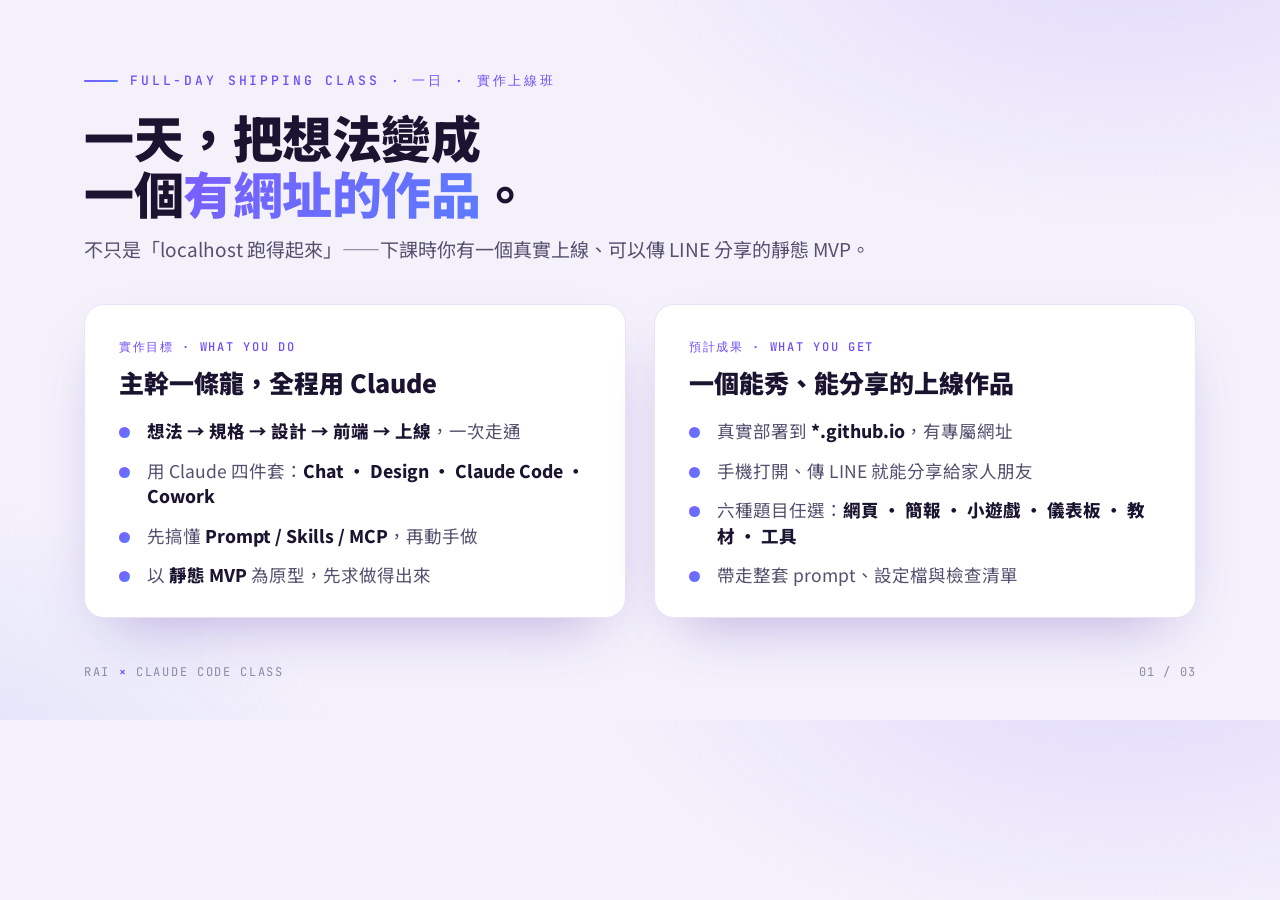
<file: slides/slide-1.html>
<!DOCTYPE html><html lang="zh-Hant"><head><meta charset="utf-8">
<link rel="preconnect" href="https://fonts.googleapis.com"><link rel="preconnect" href="https://fonts.gstatic.com" crossorigin>
<link href="https://fonts.googleapis.com/css2?family=Noto+Sans+TC:wght@400;500;700;800;900&family=JetBrains+Mono:wght@400;500&display=swap" rel="stylesheet">
<link rel="stylesheet" href="_base.css">
</head><body><div class="slide">
  <div class="kicker">FULL-DAY SHIPPING CLASS · 一日 · 實作上線班</div>
  <h1>一天，把想法變成<br>一個<em>有網址的作品</em>。</h1>
  <p class="lead">不只是「localhost 跑得起來」——下課時你有一個真實上線、可以傳 LINE 分享的靜態 MVP。</p>

  <div class="cols">
    <div class="card">
      <div class="tag">實作目標 · WHAT YOU DO</div>
      <h3>主幹一條龍，全程用 Claude</h3>
      <ul class="list">
        <li><b>想法 → 規格 → 設計 → 前端 → 上線</b>，一次走通</li>
        <li>用 Claude 四件套：<b>Chat · Design · Claude Code · Cowork</b></li>
        <li>先搞懂 <b>Prompt / Skills / MCP</b>，再動手做</li>
        <li>以 <b>靜態 MVP</b> 為原型，先求做得出來</li>
      </ul>
    </div>
    <div class="card">
      <div class="tag">預計成果 · WHAT YOU GET</div>
      <h3>一個能秀、能分享的上線作品</h3>
      <ul class="list">
        <li>真實部署到 <b>*.github.io</b>，有專屬網址</li>
        <li>手機打開、傳 LINE 就能分享給家人朋友</li>
        <li>六種題目任選：<b>網頁 · 簡報 · 小遊戲 · 儀表板 · 教材 · 工具</b></li>
        <li>帶走整套 prompt、設定檔與檢查清單</li>
      </ul>
    </div>
  </div>

  <div class="brand">RAI <b>×</b> CLAUDE CODE CLASS</div>
  <div class="pagenum">01 / 03</div>
</div></body></html>
</file>
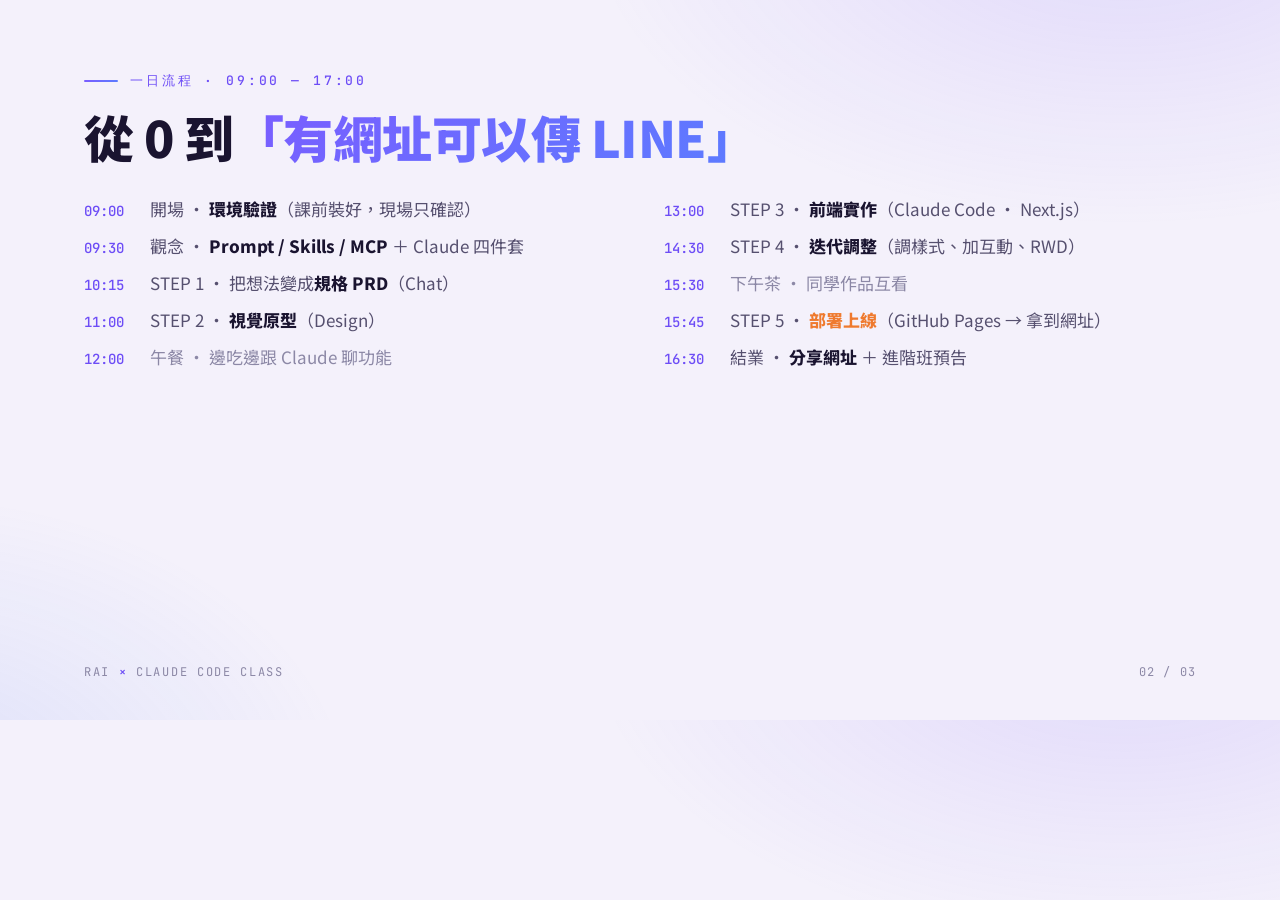
<file: slides/slide-2.html>
<!DOCTYPE html><html lang="zh-Hant"><head><meta charset="utf-8">
<link rel="preconnect" href="https://fonts.googleapis.com"><link rel="preconnect" href="https://fonts.gstatic.com" crossorigin>
<link href="https://fonts.googleapis.com/css2?family=Noto+Sans+TC:wght@400;500;700;800;900&family=JetBrains+Mono:wght@400;500&display=swap" rel="stylesheet">
<link rel="stylesheet" href="_base.css">
<style>
  .tl-cols{display:grid;grid-template-columns:1fr 1fr;gap:18px 48px;margin-top:34px}
  .tl{display:flex;flex-direction:column;gap:14px}
  .tl-row{display:flex;align-items:baseline;gap:16px}
  .tl-time{font-family:var(--mono);font-size:14px;font-weight:500;color:var(--primary);min-width:50px;flex:0 0 50px}
  .tl-body{font-size:17px;color:var(--text);line-height:1.35}
  .tl-body b{color:var(--ink);font-weight:800}
  .tl-row.meal .tl-body{color:var(--muted)}
  .tl-row.ship .tl-body b{color:var(--amber)}
</style>
</head><body><div class="slide">
  <div class="kicker">一日流程 · 09:00 — 17:00</div>
  <h1>從 0 到<em>「有網址可以傳 LINE」</em></h1>

  <div class="tl-cols">
    <div class="tl">
      <div class="tl-row"><div class="tl-time">09:00</div><div class="tl-body">開場 · <b>環境驗證</b>（課前裝好，現場只確認）</div></div>
      <div class="tl-row"><div class="tl-time">09:30</div><div class="tl-body">觀念 · <b>Prompt / Skills / MCP</b> ＋ Claude 四件套</div></div>
      <div class="tl-row"><div class="tl-time">10:15</div><div class="tl-body">STEP 1 · 把想法變成<b>規格 PRD</b>（Chat）</div></div>
      <div class="tl-row"><div class="tl-time">11:00</div><div class="tl-body">STEP 2 · <b>視覺原型</b>（Design）</div></div>
      <div class="tl-row meal"><div class="tl-time">12:00</div><div class="tl-body">午餐 · 邊吃邊跟 Claude 聊功能</div></div>
    </div>
    <div class="tl">
      <div class="tl-row"><div class="tl-time">13:00</div><div class="tl-body">STEP 3 · <b>前端實作</b>（Claude Code · Next.js）</div></div>
      <div class="tl-row"><div class="tl-time">14:30</div><div class="tl-body">STEP 4 · <b>迭代調整</b>（調樣式、加互動、RWD）</div></div>
      <div class="tl-row meal"><div class="tl-time">15:30</div><div class="tl-body">下午茶 · 同學作品互看</div></div>
      <div class="tl-row ship"><div class="tl-time">15:45</div><div class="tl-body">STEP 5 · <b>部署上線</b>（GitHub Pages → 拿到網址）</div></div>
      <div class="tl-row"><div class="tl-time">16:30</div><div class="tl-body">結業 · <b>分享網址</b> ＋ 進階班預告</div></div>
    </div>
  </div>

  <div class="brand">RAI <b>×</b> CLAUDE CODE CLASS</div>
  <div class="pagenum">02 / 03</div>
</div></body></html>
</file>
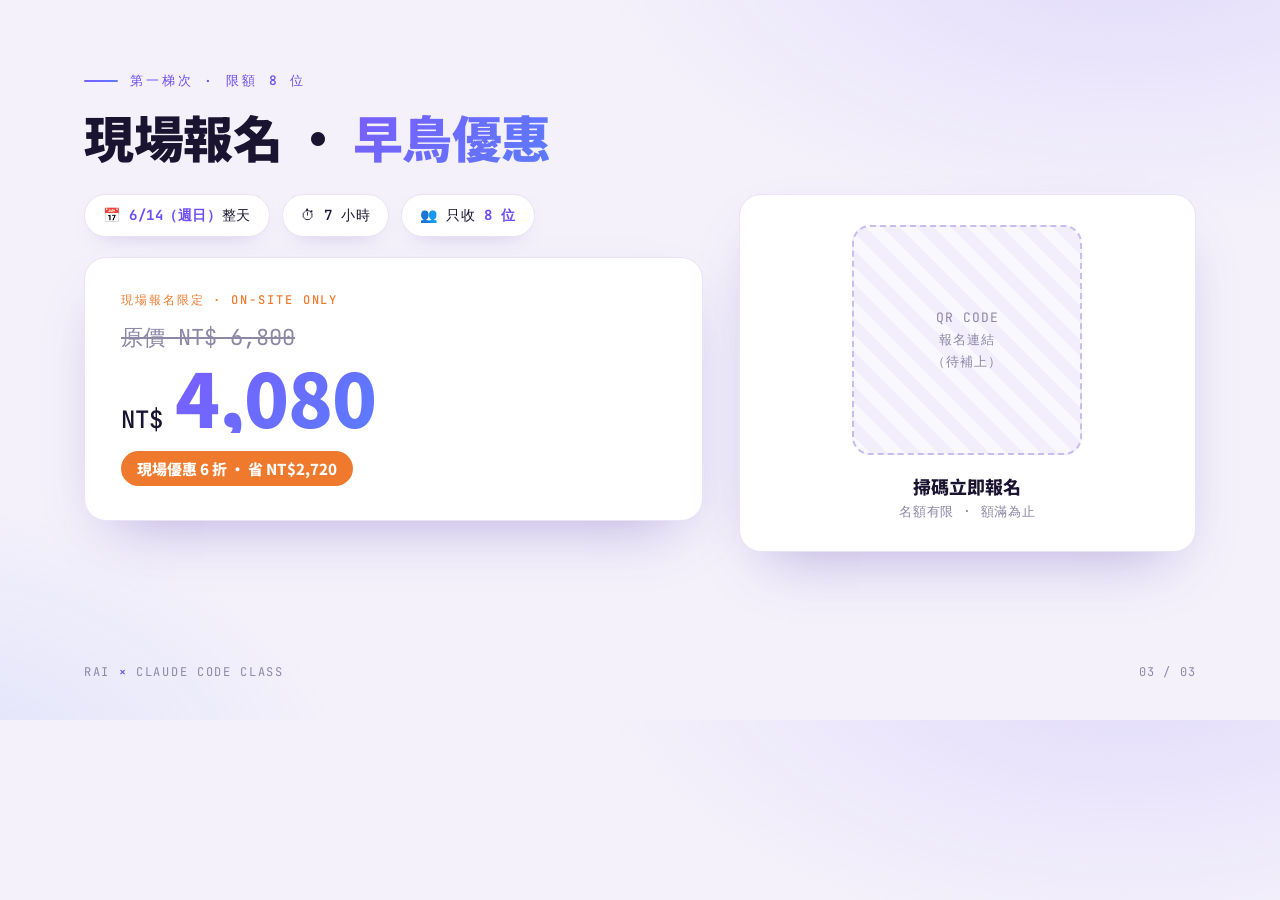
<file: slides/slide-3.html>
<!DOCTYPE html><html lang="zh-Hant"><head><meta charset="utf-8">
<link rel="preconnect" href="https://fonts.googleapis.com"><link rel="preconnect" href="https://fonts.gstatic.com" crossorigin>
<link href="https://fonts.googleapis.com/css2?family=Noto+Sans+TC:wght@400;500;700;800;900&family=JetBrains+Mono:wght@400;500&display=swap" rel="stylesheet">
<link rel="stylesheet" href="_base.css">
<style>
  .reg{display:grid;grid-template-columns:1.15fr .85fr;gap:36px;margin-top:30px;align-items:stretch}
  .info{display:flex;flex-direction:column;gap:20px}
  .batch{display:flex;gap:12px;flex-wrap:wrap}
  .pill{font-family:var(--mono);font-size:14px;letter-spacing:.04em;background:#fff;border:1px solid var(--line);border-radius:999px;padding:11px 18px;color:var(--ink);font-weight:500;box-shadow:0 8px 22px -16px rgba(76,46,170,.5)}
  .pill b{color:var(--primary);font-weight:700}
  .price-card{background:var(--surface);border:1px solid var(--line);border-radius:22px;padding:34px 36px;box-shadow:var(--shadow)}
  .price-card .tag{font-family:var(--mono);font-size:12px;letter-spacing:.16em;text-transform:uppercase;color:var(--amber);font-weight:500}
  .orig{font-family:var(--mono);font-size:22px;color:var(--muted);text-decoration:line-through;margin-top:14px}
  .now{display:flex;align-items:baseline;gap:12px;margin-top:6px}
  .now .cur{font-family:var(--mono);font-size:24px;color:var(--ink);font-weight:500}
  .now .amt{font-family:var(--sans);font-weight:900;font-size:74px;line-height:1;background:var(--grad);-webkit-background-clip:text;background-clip:text;color:transparent;letter-spacing:-1px}
  .off{display:inline-block;margin-top:16px;background:var(--amber);color:#fff;font-family:var(--sans);font-weight:800;font-size:15px;padding:7px 16px;border-radius:999px}
  .qr-card{display:flex;flex-direction:column;align-items:center;justify-content:center;background:var(--surface);border:1px solid var(--line);border-radius:22px;box-shadow:var(--shadow);padding:30px}
  .qr-box{width:230px;height:230px;border:2.5px dashed #c9bdf0;border-radius:18px;display:flex;align-items:center;justify-content:center;text-align:center;color:var(--muted);font-family:var(--mono);font-size:13px;letter-spacing:.08em;line-height:1.7;background:repeating-linear-gradient(45deg,#faf8ff,#faf8ff 12px,#f3eefc 12px,#f3eefc 24px)}
  .qr-card .cap{margin-top:18px;font-family:var(--sans);font-weight:800;color:var(--ink);font-size:18px}
  .qr-card .sub{margin-top:4px;font-size:13px;color:var(--muted);font-family:var(--mono);letter-spacing:.06em}
</style>
</head><body><div class="slide">
  <div class="kicker">第一梯次 · 限額 8 位</div>
  <h1>現場報名 · <em>早鳥優惠</em></h1>

  <div class="reg">
    <div class="info">
      <div class="batch">
        <span class="pill">📅 <b>6/14（週日）</b>整天</span>
        <span class="pill">⏱ 7 小時</span>
        <span class="pill">👥 只收 <b>8 位</b></span>
      </div>
      <div class="price-card">
        <div class="tag">現場報名限定 · ON-SITE ONLY</div>
        <div class="orig">原價 NT$ 6,800</div>
        <div class="now"><span class="cur">NT$</span><span class="amt">4,080</span></div>
        <span class="off">現場優惠 6 折 · 省 NT$2,720</span>
      </div>
    </div>
    <div class="qr-card">
      <div class="qr-box">QR CODE<br>報名連結<br>（待補上）</div>
      <div class="cap">掃碼立即報名</div>
      <div class="sub">名額有限 · 額滿為止</div>
    </div>
  </div>

  <div class="brand">RAI <b>×</b> CLAUDE CODE CLASS</div>
  <div class="pagenum">03 / 03</div>
</div></body></html>
</file>
<file: slides/_base.css>
/* ---- 一日實作上線班 · 簡報共用樣式（對齊網站亮色品牌）---- */
:root{
  --bg:#f4f1fb; --surface:#ffffff;
  --ink:#1a1430; --text:#56506f; --muted:#8c88a6; --line:#e9e3f5;
  --primary:#6d4df6; --primary-2:#4f7bf7; --amber:#ef7a2e;
  --grad:linear-gradient(135deg,#7b5cff 0%,#5b7cff 100%);
  --shadow:0 26px 60px -28px rgba(76,46,170,.40);
  --mono:'JetBrains Mono',ui-monospace,Menlo,Consolas,monospace;
  --sans:'Noto Sans TC',-apple-system,'PingFang TC','Microsoft JhengHei',system-ui,sans-serif;
}
*{margin:0;padding:0;box-sizing:border-box}
html,body{width:1280px;height:720px;overflow:hidden}
body{
  font-family:var(--sans); color:var(--text);
  background:
    radial-gradient(900px 520px at 88% -12%, rgba(123,92,255,.16), transparent 60%),
    radial-gradient(760px 520px at -8% 112%, rgba(79,123,247,.14), transparent 60%),
    var(--bg);
  position:relative;
}
.slide{width:1280px;height:720px;padding:72px 84px;display:flex;flex-direction:column;position:relative}
.kicker{font-family:var(--mono);font-size:13px;letter-spacing:.22em;text-transform:uppercase;color:var(--primary);font-weight:500;display:flex;align-items:center;gap:12px}
.kicker::before{content:"";width:34px;height:2px;background:var(--grad);border-radius:2px}
h1{font-family:var(--sans);font-weight:900;color:var(--ink);font-size:50px;line-height:1.12;letter-spacing:-.5px;margin-top:18px}
h1 em{font-style:normal;background:var(--grad);-webkit-background-clip:text;background-clip:text;color:transparent}
.lead{font-size:19px;color:var(--text);margin-top:14px;line-height:1.6}
/* footer brand */
.brand{position:absolute;left:84px;bottom:40px;font-family:var(--mono);font-size:12px;letter-spacing:.14em;color:var(--muted);text-transform:uppercase}
.brand b{color:var(--primary);font-weight:500}
.pagenum{position:absolute;right:84px;bottom:40px;font-family:var(--mono);font-size:12px;color:var(--muted);letter-spacing:.1em}
/* cards / columns */
.cols{display:grid;grid-template-columns:1fr 1fr;gap:28px;margin-top:40px}
.card{background:var(--surface);border:1px solid var(--line);border-radius:20px;padding:34px 34px 30px;box-shadow:var(--shadow)}
.card .tag{font-family:var(--mono);font-size:12px;letter-spacing:.14em;text-transform:uppercase;color:var(--primary);font-weight:500}
.card h3{font-family:var(--sans);font-weight:900;color:var(--ink);font-size:25px;margin-top:8px;margin-bottom:18px}
.list{list-style:none;display:flex;flex-direction:column;gap:14px}
.list li{position:relative;padding-left:28px;font-size:17.5px;color:var(--text);line-height:1.45}
.list li::before{content:"";position:absolute;left:0;top:9px;width:11px;height:11px;border-radius:50%;background:var(--grad)}
.list li b{color:var(--ink);font-weight:800}
</file>
